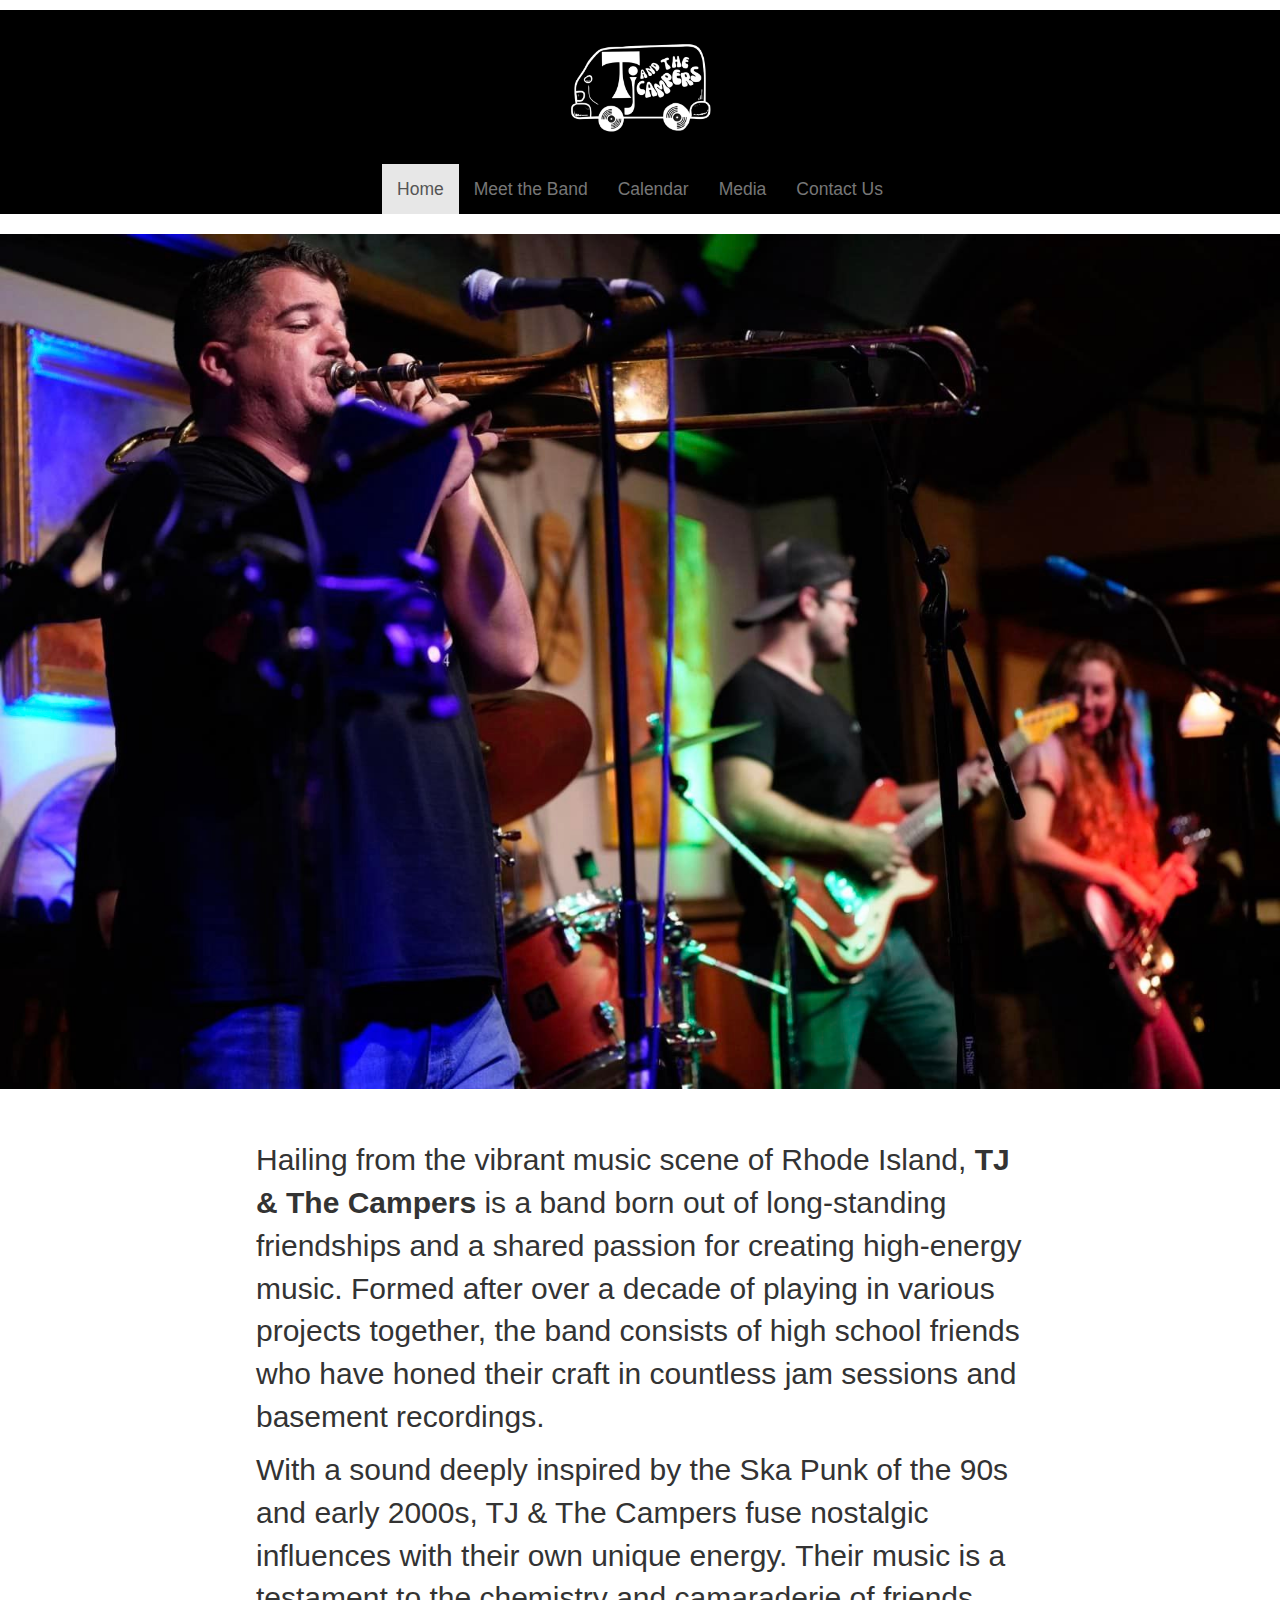
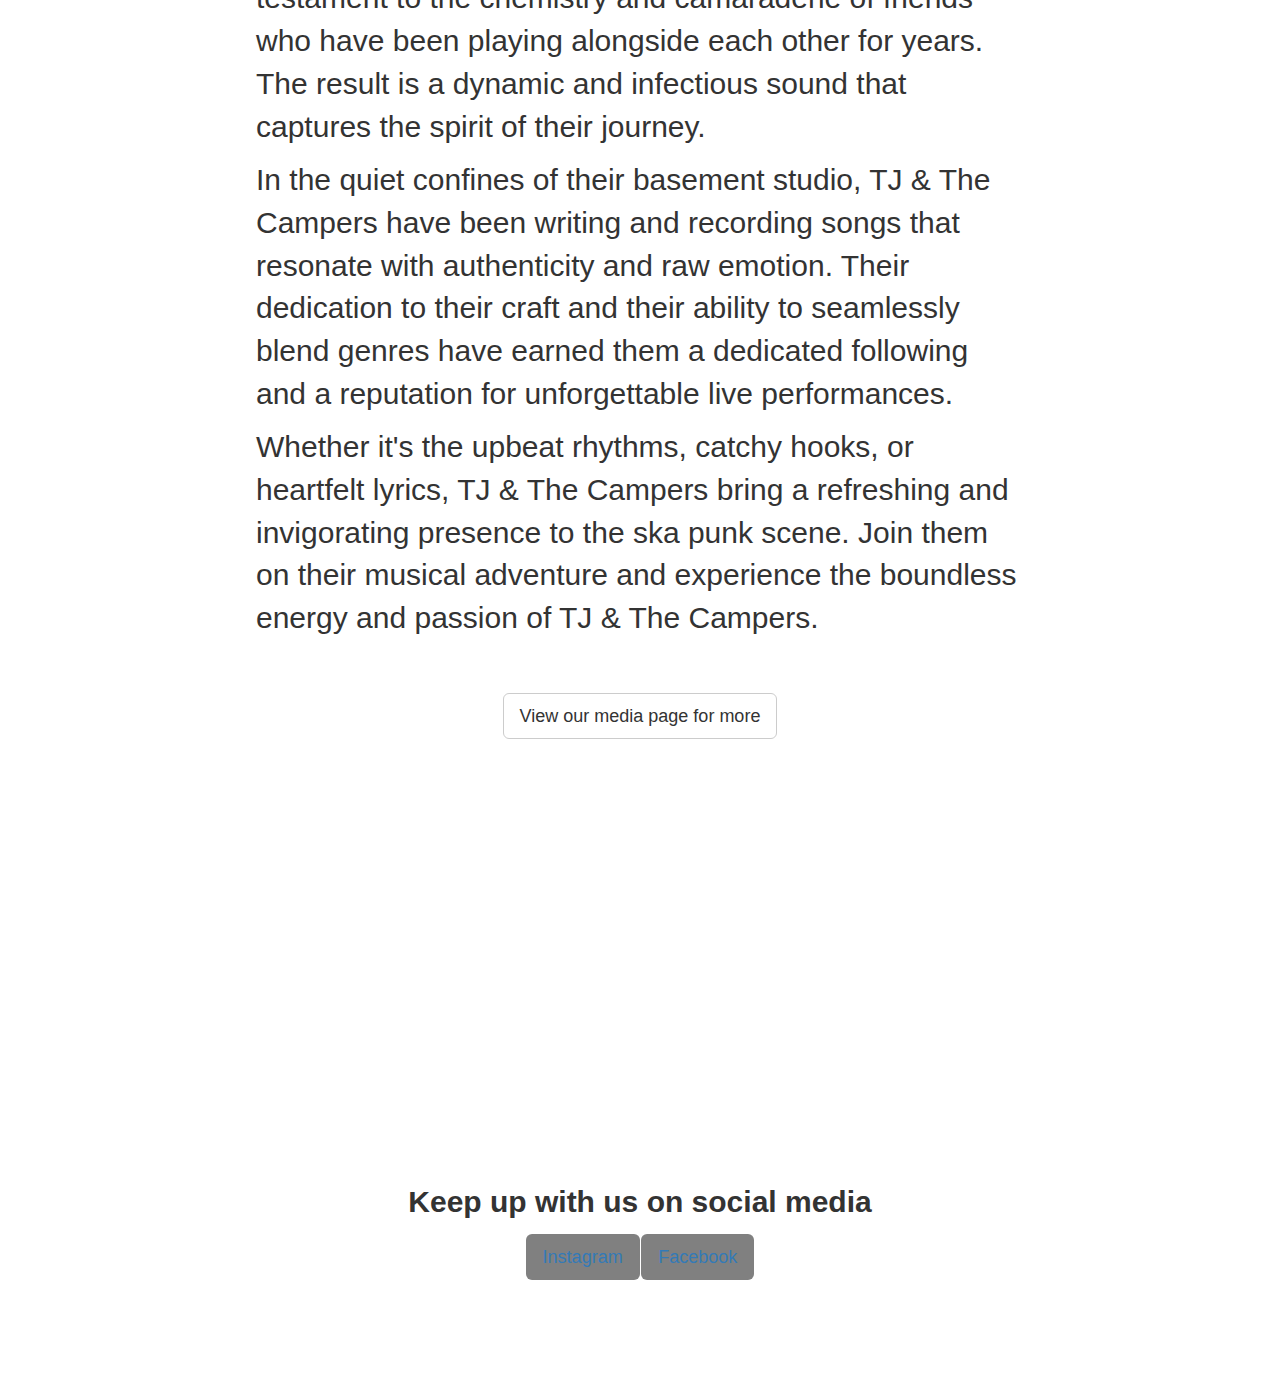
<file: index.html>
<html>
    <head>
    <title>TJ &amp; the Campers - Home</title> 
    <meta charset="UTF-8" name="viewport" content="width=device-width, initial-scale=1" />
<link rel="shortcut icon" href="images/TJ_Logo.jpg">
    <link rel="stylesheet" type ="text/css" href="stylesheetV2.css"/>
    <!-- Latest compiled and minified CSS -->
<link rel="stylesheet" href="https://maxcdn.bootstrapcdn.com/bootstrap/3.4.1/css/bootstrap.min.css">

<!-- jQuery library -->
<script src="https://ajax.googleapis.com/ajax/libs/jquery/3.6.4/jquery.min.js"></script>

<!-- Latest compiled JavaScript -->
<script src="https://maxcdn.bootstrapcdn.com/bootstrap/3.4.1/js/bootstrap.min.js"></script>
<div id="fb-root"></div>
<script async defer crossorigin="anonymous" src="https://connect.facebook.net/en_US/sdk.js#xfbml=1&version=v17.0" nonce="2nxKFQkj"></script>
</head>
   
<body>
    <header role="banner">
        <img id="logo-main" src="images/TJLogo_transparent.png" width="18%" alt="Main Logo">
      <nav id="navbar-primary" class="navbar navbar-default" role="navigation">
        <div class="container-fluid">
          <!-- Brand and toggle get grouped for better mobile display -->
          <div class="navbar-header">
            <button type="button" class="navbar-toggle" data-toggle="collapse" data-target="#navbar-primary-collapse">
              <span class="sr-only">Toggle navigation</span>
              <span class="icon-bar"></span>
              <span class="icon-bar"></span>
              <span class="icon-bar"></span>
            </button>
          </div>
          <div class="center-ul">
          <div class="collapse navbar-collapse justify-content-center" id="navbar-primary-collapse">
            <ul class="nav navbar-nav">
              <li class="active"><a href="./index.html">Home</a></li>
              <li><a href="./about.html">Meet the Band</a></li>
              <li><a href="./upcomingshows.html">Calendar</a></li>
              <li><a href="./media.html">Media</a></li>
              <li><a href="./contactus.html">Contact Us</a></li>
            </ul>
          </div><!-- /.navbar-collapse -->
        </div>
        </div><!-- /.container-fluid -->
      </nav>
      </header><!-- header role="banner" -->

<div class="bodywrapper">
      <div id="bodycontent">
        <!--BodyContent Start-->
  
        <div id="hero">
          <img src="images/tj_2.jpg" loading="eager">
        </div>

        <div id="index-text-content">
        <p>Hailing from the vibrant music scene of Rhode Island, <strong>TJ & The Campers</strong> is a band born out of long-standing friendships and a shared passion for creating high-energy music. Formed after over a decade of playing in various projects together, the band consists of high school friends who have honed their craft in countless jam sessions and basement recordings.</p>
        <p>With a sound deeply inspired by the Ska Punk of the 90s and early 2000s, TJ & The Campers fuse nostalgic influences with their own unique energy. Their music is a testament to the chemistry and camaraderie of friends who have been playing alongside each other for years. The result is a dynamic and infectious sound that captures the spirit of their journey.</p>
        <p>In the quiet confines of their basement studio, TJ & The Campers have been writing and recording songs that resonate with authenticity and raw emotion. Their dedication to their craft and their ability to seamlessly blend genres have earned them a dedicated following and a reputation for unforgettable live performances.</p>
        <p>Whether it's the upbeat rhythms, catchy hooks, or heartfelt lyrics, TJ & The Campers bring a refreshing and invigorating presence to the ska punk scene. Join them on their musical adventure and experience the boundless energy and passion of TJ & The Campers.</p>
        <br>  
        <a href="./media.html"><button type="button" class="btn btn-default btn-lg">View our media page for more</button></a>
          <div id="index-spotify-player">
            <iframe style="border-radius:12px" 
            src="https://open.spotify.com/embed/track/4kkAM37mfNLJmBfq9G73b6?utm_source=generator&theme=0" width="100%" 
            height="352" frameBorder="0" allowfullscreen="" 
            allow="autoplay; clipboard-write; encrypted-media; fullscreen; picture-in-picture" loading="lazy"></iframe>
          </div>
          <div id="socialmedia">
            <p><strong>Keep up with us on social media</strong></p>
            <div id="socialmedia-buttons">
            <a href="https://www.instagram.com/tjandthecampers/" target="_blank"><button type="button" class="btn btn-dark btn-lg">Instagram</button></a>
            <a href="https://www.facebook.com/TJandtheCampers/" target="_blank"><button type="button" class="btn btn-dark btn-lg">Facebook</button></a>
            </div>
        </div>
        </div>
        <!--BodyContent End-->
      </div>
    </div>
  
  
</body>
</html>
</file>
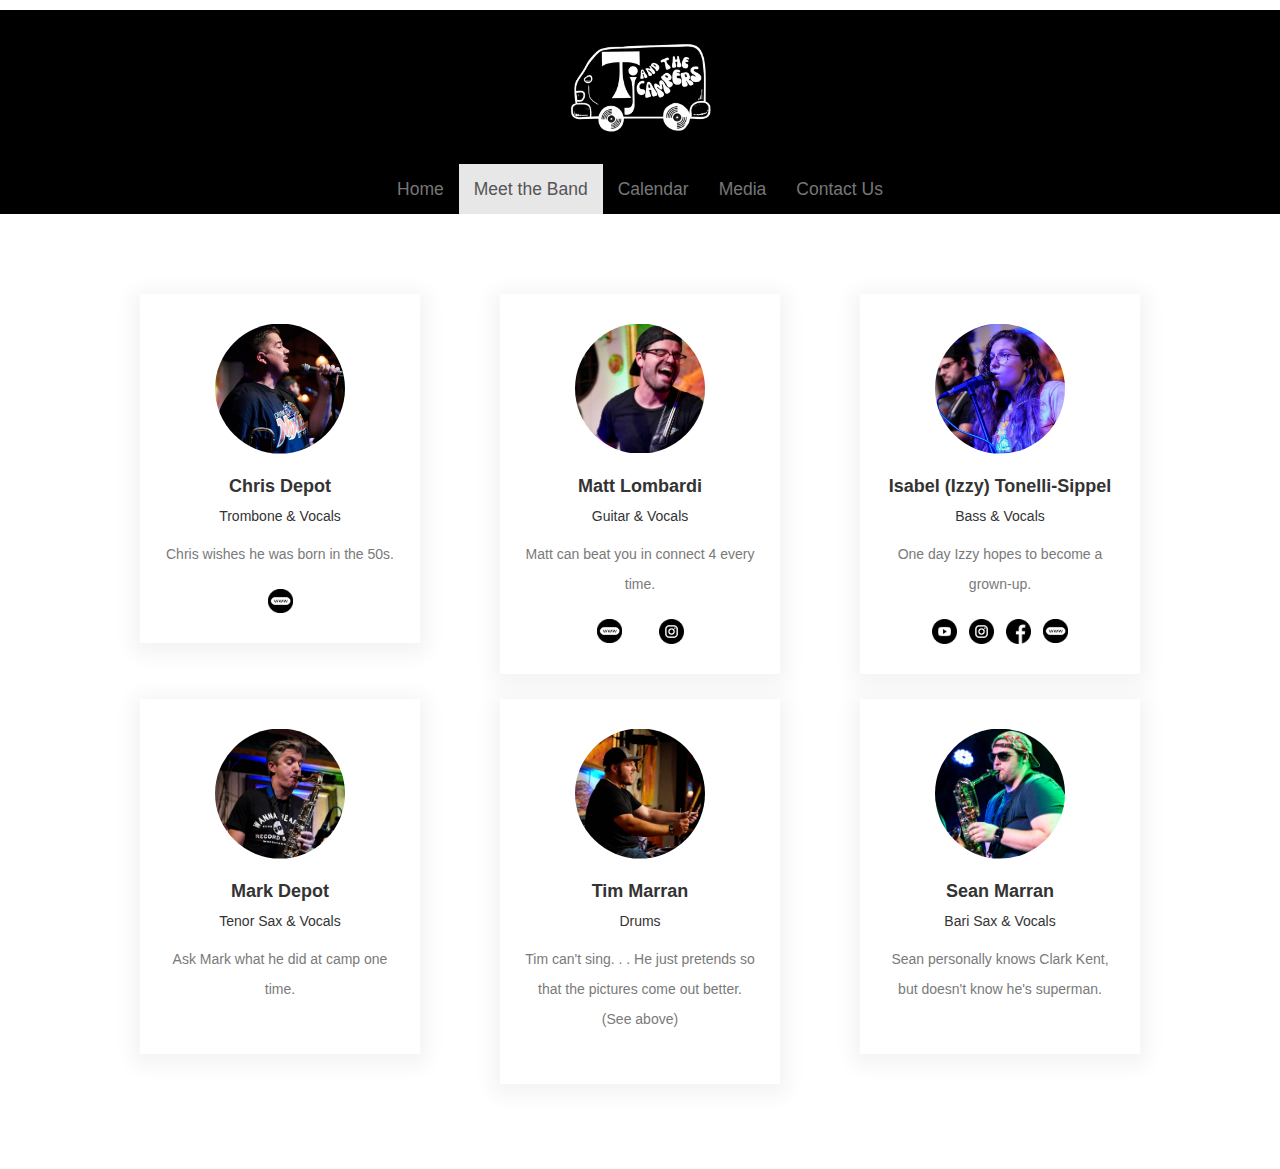
<file: about.html>
<html>
    <head>
    <title>TJ &amp; the Campers - About</title> 
    <meta charset="UTF-8" name="viewport" content="width=device-width, initial-scale=1" />
<link rel="shortcut icon" href="images/TJ_Logo.jpg">
    <link rel="stylesheet" type ="text/css" href="stylesheetV2.css"/>
    <link rel="stylesheet" type="text/css" href="simple-line-icons.css"/>
    <!-- Latest compiled and minified CSS -->
<link rel="stylesheet" href="https://maxcdn.bootstrapcdn.com/bootstrap/3.4.1/css/bootstrap.min.css">

<!-- jQuery library -->
<script src="https://ajax.googleapis.com/ajax/libs/jquery/3.6.4/jquery.min.js"></script>

<!-- Latest compiled JavaScript -->
<script src="https://maxcdn.bootstrapcdn.com/bootstrap/3.4.1/js/bootstrap.min.js"></script>
</head>
   
<body>
    <header role="banner">
        <img id="logo-main" src="images/TJLogo_transparent.png" width="18%" alt="Main Logo">
      <nav id="navbar-primary" class="navbar navbar-default" role="navigation">
        <div class="container-fluid">
          <!-- Brand and toggle get grouped for better mobile display -->
          <div class="navbar-header">
            <button type="button" class="navbar-toggle" data-toggle="collapse" data-target="#navbar-primary-collapse">
              <span class="sr-only">Toggle navigation</span>
              <span class="icon-bar"></span>
              <span class="icon-bar"></span>
              <span class="icon-bar"></span>
            </button>
          </div>
          <div class="center-ul">
          <div class="collapse navbar-collapse justify-content-center" id="navbar-primary-collapse">
            <ul class="nav navbar-nav">
              <li><a href="./index.html">Home</a></li>
              <li class="active"><a href="./about.html">Meet the Band</a></li>
              <li><a href="./upcomingshows.html">Calendar</a></li>
              <li><a href="./media.html">Media</a></li>
              <li><a href="./contactus.html">Contact Us</a></li>
            </ul>
          </div><!-- /.navbar-collapse -->
        </div>
        </div><!-- /.container-fluid -->
      </nav>
      </header><!-- header role="banner" -->

      <div class="bodywrapper">
      <div id="bodycontent">
        <!--<div id="about-hero">
          <img src="images/TJ_Website_About_Hero.jpg">
        </div>-->

        <!--Band Member Cards-->

      <div class="responsive-container-block container">
      <div class="responsive-container-block">
        <div class="responsive-cell-block wk-desk-3 wk-ipadp-3 wk-tab-6 wk-mobile-12 card-container">
          <div class="card">
            <div class="team-image-wrapper">
              <img class="team-member-image" src="images/chris_new_bio_pic.jpg" loading="eager">
            </div>
            <p class="text-blk name">
              Chris Depot
            </p>
            <p class="text-blk position">
              Trombone & Vocals
            </p>
            <p class="text-blk feature-text">
              Chris wishes he was born in the 50s.
            </p>
            <div class="social-icons">
              <a href="https://christopherdepot.wixsite.com/music" target="_blank">
                <img class="social-icon" src="images/blackwebsite.png">
              </a>
            </div>
          </div>
        </div>
        <div class="responsive-cell-block wk-desk-3 wk-ipadp-3 wk-tab-6 wk-mobile-12 card-container">
          <div class="card">
            <div class="team-image-wrapper">
              <img class="team-member-image" src="images/matt_new_bio_pic.jpg" loading="eager">
            </div>
            <p class="text-blk name">
              Matt Lombardi
            </p>
            <p class="text-blk position">
              Guitar & Vocals
            </p>
            <p class="text-blk feature-text">
              Matt can beat you in connect 4 every time.
            </p>
            <div class="social-icons">
              <a href="https://www.mattlombardimusic.com" target="_blank">
                <img class="social-icon" src="images/blackwebsite.png">
              </a>
              <a href="https://www.instagram.com/mixingbymatt/" target="_blank">
                <img class="social-icon" src="images/instagram.png">
              </a>
            </div>
          </div>
        </div>
        <div class="responsive-cell-block wk-desk-3 wk-ipadp-3 wk-tab-6 wk-mobile-12 card-container">
          <div class="card">
            <div class="team-image-wrapper">
              <img class="team-member-image" src="images/izzy_new_bio_pic.jpg" loading="eager">
            </div>
            <p class="text-blk name">
              Isabel (Izzy) Tonelli-Sippel
            </p>
            <p class="text-blk position">
              Bass & Vocals
            </p>
            <p class="text-blk feature-text">
              One day Izzy hopes to become a grown-up.
            </p>
            <div class="social-icons">
              <a href="https://www.youtube.com/isabeltsmusic" target="_blank">
                <img class="social-icon" src="images/youtube.png">
              </a>
              <a href="https://www.instagram.com/izzytons/" target="_blank">
                <img class="social-icon" src="images/instagram.png">
              </a>
              <a href="https://www.facebook.com/IsabelTSMusic/" target="_blank">
                <img class="social-icon" src="images/facebook.png">
              </a>
              <a href="https://www.isabeltsmusic.com/" target="_blank">
                <img class="social-icon" src="images/blackwebsite.png">
              </a>
            </div>
          </div>
        </div>
        <div class="responsive-cell-block wk-desk-3 wk-ipadp-3 wk-tab-6 wk-mobile-12 card-container">
          <div class="card">
            <div class="team-image-wrapper">
              <img class="team-member-image" src="images/mark_new_bio_pic.jpg" loading="eager">
            </div>
            <p class="text-blk name">
              Mark Depot
            </p>
            <p class="text-blk position">
              Tenor Sax & Vocals
            </p>
            <p class="text-blk feature-text">
              Ask Mark what he did at camp one time.
            </p>
          </div>
        </div>
        <div class="responsive-cell-block wk-desk-3 wk-ipadp-3 wk-tab-6 wk-mobile-12 card-container">
          <div class="card">
            <div class="team-image-wrapper">
              <img class="team-member-image" src="images/tim_new_bio_pic.jpg" loading="eager">
            </div>
            <p class="text-blk name">
              Tim Marran
            </p>
            <p class="text-blk position">
              Drums
            </p>
            <p class="text-blk feature-text">
              Tim can't sing. . . He just pretends so that the pictures come out better. (See above)
            </p>
          </div>
        </div>
        <div class="responsive-cell-block wk-desk-3 wk-ipadp-3 wk-tab-6 wk-mobile-12 card-container">
          <div class="card">
            <div class="team-image-wrapper">
              <img class="team-member-image" src="images/sean_new_bio_pic.jpg" loading="eager">
            </div>
            <p class="text-blk name">
              Sean Marran
            </p>
            <p class="text-blk position">
              Bari Sax & Vocals
            </p>
            <p class="text-blk feature-text">
              Sean personally knows Clark Kent, but doesn't know he's superman.
            </p>
          </div>
        </div>
      </div>
    </div>



      </div>
    </div>
</body>
</html>
</file>
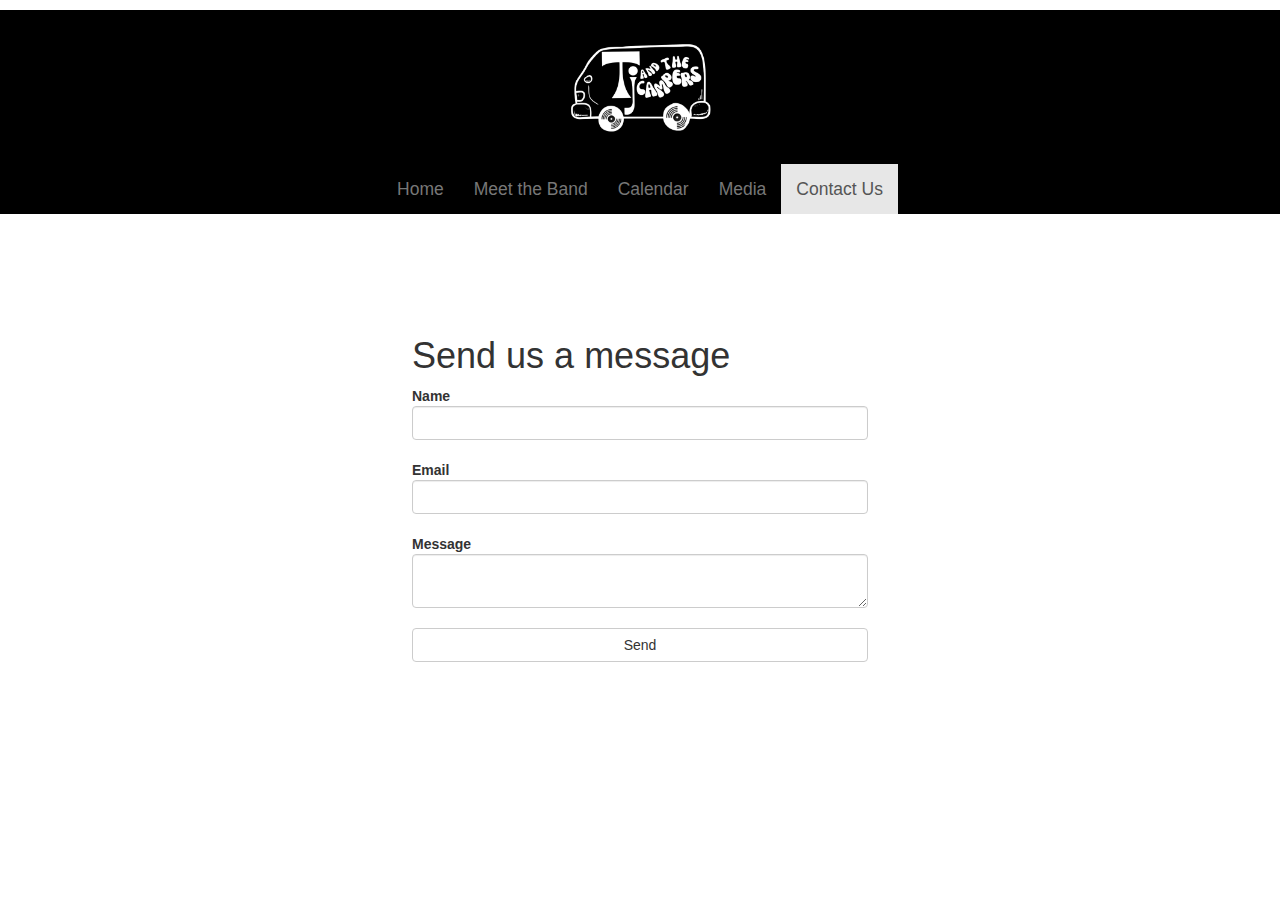
<file: contactus.html>
<html>
    <head>
    <title>TJ &amp; the Campers - Contact Us</title> 
    <meta charset="UTF-8" name="viewport" content="width=device-width, initial-scale=1" />
<link rel="shortcut icon" href="images/TJ_Logo.jpg">
    <link rel="stylesheet" type ="text/css" href="stylesheetV2.css"/>
    <!-- Latest compiled and minified CSS -->
<link rel="stylesheet" href="https://maxcdn.bootstrapcdn.com/bootstrap/3.4.1/css/bootstrap.min.css">

<!-- jQuery library -->
<script src="https://ajax.googleapis.com/ajax/libs/jquery/3.6.4/jquery.min.js"></script>

<!-- Latest compiled JavaScript -->
<script src="https://maxcdn.bootstrapcdn.com/bootstrap/3.4.1/js/bootstrap.min.js"></script>
</head>
   
<body>
    <header role="banner">
        <img id="logo-main" src="images/TJLogo_transparent.png" width="18%" alt="Main Logo">
      <nav id="navbar-primary" class="navbar navbar-default" role="navigation">
        <div class="container-fluid">
          <!-- Brand and toggle get grouped for better mobile display -->
          <div class="navbar-header">
            <button type="button" class="navbar-toggle" data-toggle="collapse" data-target="#navbar-primary-collapse">
              <span class="sr-only">Toggle navigation</span>
              <span class="icon-bar"></span>
              <span class="icon-bar"></span>
              <span class="icon-bar"></span>
            </button>
          </div>
          <div class="center-ul">
          <div class="collapse navbar-collapse justify-content-center" id="navbar-primary-collapse">
            <ul class="nav navbar-nav">
              <li><a href="./index.html">Home</a></li>
              <li><a href="./about.html">Meet the Band</a></li>
              <li><a href="./upcomingshows.html">Calendar</a></li>
              <li><a href="./media.html">Media</a></li>
              <li class="active"><a href="./contactus.html">Contact Us</a></li>
            </ul>
          </div><!-- /.navbar-collapse -->
        </div>
        </div><!-- /.container-fluid -->
      </nav>
      </header><!-- header role="banner" -->

      <div id="bodycontent">
        <!-- Formspree Form -->
        <div class="container">
          <div class="formcontainer">
        <form
  action="https://formspree.io/f/mqkgderv"
  method="POST" autocomplete="off">
  <h1>Send us a message</h1>
  <div class="form-group">
  <label>
    Name
    <input type="text" name="name" class="form-control">
  </label>
</div>
<div class="form-group">
  <label>
    Email
    <input type="email" name="email" class="form-control">
  </label>
</div>
  <div class="form-group">
  <label>
    Message
    <textarea name="message" class="form-control"></textarea>
  </label>
</div>
  <button type="submit" class="btn btn-default">Send</button>
</form>
      </div>
    </div>
    </div>
</body>
</html>
</file>
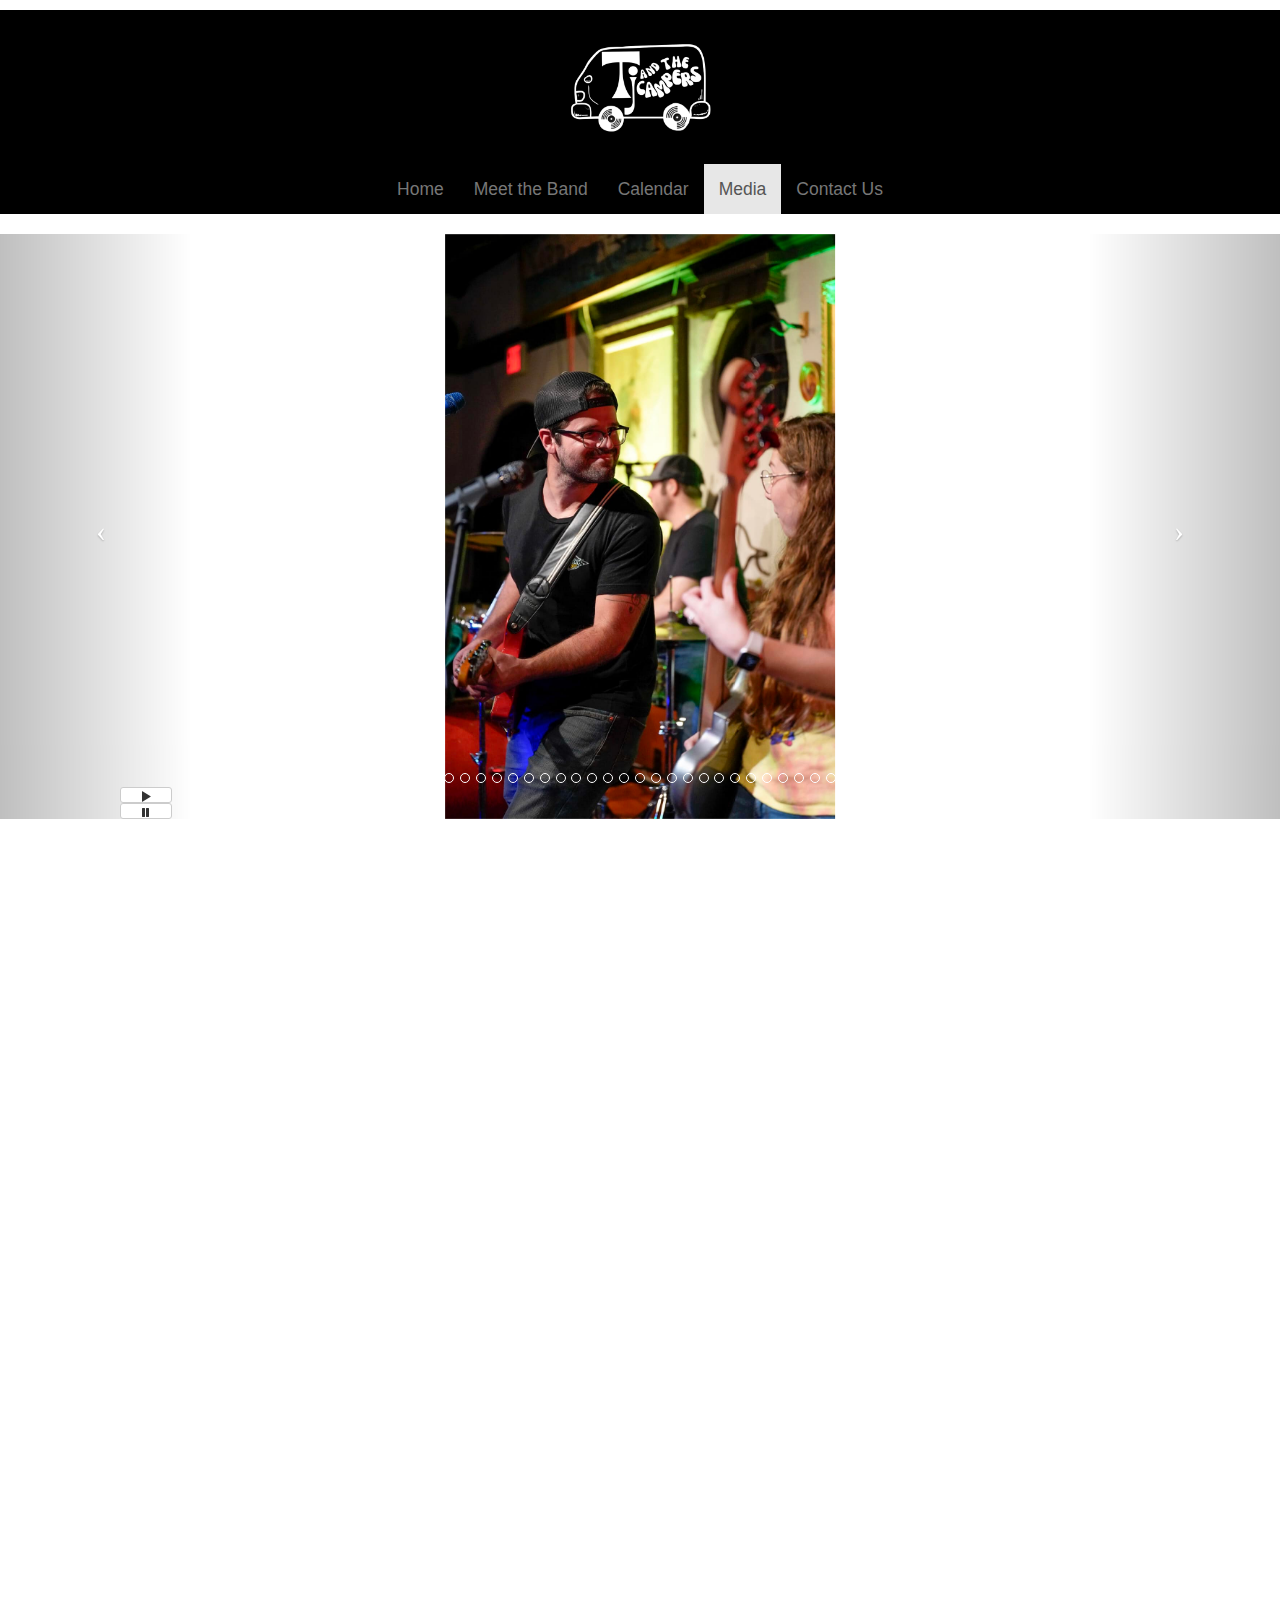
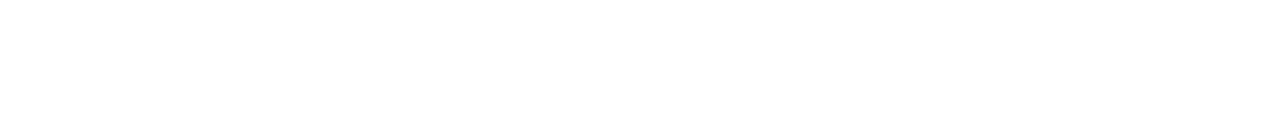
<file: media.html>
<html>
    <head>
    <title>TJ &amp; the Campers - Media</title> 
    <meta charset="UTF-8" name="viewport" content="width=device-width, initial-scale=1" />
<link rel="shortcut icon" href="images/TJ_Logo.jpg">
    <link rel="stylesheet" type ="text/css" href="stylesheetV2.css"/>
    <!-- Latest compiled and minified CSS -->
<link rel="stylesheet" href="https://maxcdn.bootstrapcdn.com/bootstrap/3.4.1/css/bootstrap.min.css">

<!-- jQuery library -->
<script src="https://ajax.googleapis.com/ajax/libs/jquery/3.6.4/jquery.min.js"></script>

<!-- Latest compiled JavaScript -->
<script src="https://maxcdn.bootstrapcdn.com/bootstrap/3.4.1/js/bootstrap.min.js"></script>
<script src="./js/carousel.js" defer></script>
</head>
   
<body>
    <header role="banner">
        <img id="logo-main" src="images/TJLogo_transparent.png" width="18%" alt="Main Logo">
      <nav id="navbar-primary" class="navbar navbar-default" role="navigation">
        <div class="container-fluid">
          <!-- Brand and toggle get grouped for better mobile display -->
          <div class="navbar-header">
            <button type="button" class="navbar-toggle" data-toggle="collapse" data-target="#navbar-primary-collapse">
              <span class="sr-only">Toggle navigation</span>
              <span class="icon-bar"></span>
              <span class="icon-bar"></span>
              <span class="icon-bar"></span>
            </button>
          </div>
          <div class="center-ul">
          <div class="collapse navbar-collapse justify-content-center" id="navbar-primary-collapse">
            <ul class="nav navbar-nav">
              <li><a href="./index.html">Home</a></li>
              <li><a href="./about.html">Meet the Band</a></li>
              <li><a href="./upcomingshows.html">Calendar</a></li>
              <li class="active"><a href="./media.html">Media</a></li>
              <li><a href="./contactus.html">Contact Us</a></li>
            </ul>
          </div><!-- /.navbar-collapse -->
        </div>
        </div><!-- /.container-fluid -->
      </nav>
      </header><!-- header role="banner" -->

      <div id="bodycontent">
        <div id="media-body-content">
          
          <!-- Carousel -->
<div id="myCarousel" class="carousel slide">

  <!-- Menu -->
  <ol class="carousel-indicators">
    <li data-target="#myCarousel" data-slide-to="0" class="active"></li>
    <li data-target="#myCarousel" data-slide-to="1"></li>
    <li data-target="#myCarousel" data-slide-to="2"></li>
    <li data-target="#myCarousel" data-slide-to="3"></li>
    <li data-target="#myCarousel" data-slide-to="4"></li>
    <li data-target="#myCarousel" data-slide-to="5"></li>
    <li data-target="#myCarousel" data-slide-to="6"></li>
    <li data-target="#myCarousel" data-slide-to="7"></li>
    <li data-target="#myCarousel" data-slide-to="8"></li>
    <li data-target="#myCarousel" data-slide-to="9"></li>
    <li data-target="#myCarousel" data-slide-to="10"></li>
    <li data-target="#myCarousel" data-slide-to="11"></li>
    <li data-target="#myCarousel" data-slide-to="12"></li>
    <li data-target="#myCarousel" data-slide-to="13"></li>
    <li data-target="#myCarousel" data-slide-to="14"></li>
    <li data-target="#myCarousel" data-slide-to="15"></li>
    <li data-target="#myCarousel" data-slide-to="16"></li>
    <li data-target="#myCarousel" data-slide-to="17"></li>
    <li data-target="#myCarousel" data-slide-to="18"></li>
    <li data-target="#myCarousel" data-slide-to="19"></li>
    <li data-target="#myCarousel" data-slide-to="20"></li>
    <li data-target="#myCarousel" data-slide-to="21"></li>
    <li data-target="#myCarousel" data-slide-to="22"></li>
    <li data-target="#myCarousel" data-slide-to="23"></li>
    <li data-target="#myCarousel" data-slide-to="24"></li>
    <li data-target="#myCarousel" data-slide-to="25"></li>
    <li data-target="#myCarousel" data-slide-to="26"></li>
    <li data-target="#myCarousel" data-slide-to="27"></li>
    <li data-target="#myCarousel" data-slide-to="28"></li>
    <li data-target="#myCarousel" data-slide-to="29"></li>
    <li data-target="#myCarousel" data-slide-to="30"></li>
    <li data-target="#myCarousel" data-slide-to="31"></li>
    <li data-target="#myCarousel" data-slide-to="32"></li>
    <li data-target="#myCarousel" data-slide-to="33"></li>
    <li data-target="#myCarousel" data-slide-to="34"></li>
  </ol>
    
  <!-- Items -->
  <div class="carousel-inner">
      
      <!-- Item 1 -->
    <div class="item active">
        <img src="images/tj_1.jpg"/>
      <div class="container">
        <div class="carousel-caption">
        </div>
      </div>
    </div>
      
      <!-- Item 2 -->
    <div class="item">
        <img src="images/tj_2.jpg"/>
      <div class="container">
        <div class="carousel-caption">
        </div>
      </div>
    </div>

    <!-- Item -->
<div class="item">
  <img src="images/omist_11.jpg" />
<div class="container">
  <div class="carousel-caption">
  </div>
</div>
</div>

<!-- Item -->
<div class="item">
  <img src="images/omist_12.jpg" />
<div class="container">
  <div class="carousel-caption">
  </div>
</div>
</div>

<!-- Item -->
<div class="item">
  <img src="images/omist_13.jpg" />
<div class="container">
  <div class="carousel-caption">
  </div>
</div>
</div>
      
      <!-- Item -->
    <div class="item">
        <img src="images/tj_3.jpg" />
      <div class="container">
        <div class="carousel-caption">
        </div>
      </div>
    </div>

  <!-- Item -->
  <div class="item">
    <img src="images/tj_4.jpg" />
  <div class="container">
    <div class="carousel-caption">
    </div>
  </div>
  </div>

  <!-- Item -->
<div class="item">
  <img src="images/omist_14.jpg" />
<div class="container">
  <div class="carousel-caption">
  </div>
</div>
</div>

<!-- Item -->
<div class="item">
  <img src="images/omist_15.jpg" />
<div class="container">
  <div class="carousel-caption">
  </div>
</div>
</div>

<!-- Item -->
<div class="item">
  <img src="images/tj_5.jpg" />
<div class="container">
  <div class="carousel-caption">
  </div>
</div>
</div>

<!-- Item -->
<div class="item">
  <img src="images/omist_1.jpg" />
<div class="container">
  <div class="carousel-caption">
  </div>
</div>
</div>

<!-- Item -->
<div class="item">
  <img src="images/tj_6.jpg" />
<div class="container">
  <div class="carousel-caption">
  </div>
</div>
</div>

<!-- Item -->
<div class="item">
  <img src="images/tj_7.jpg" />
<div class="container">
  <div class="carousel-caption">
  </div>
</div>
</div>

<!-- Item -->
<div class="item">
  <img src="images/tj_8.jpg" />
<div class="container">
  <div class="carousel-caption">
  </div>
</div>
</div>

<!-- Item -->
<div class="item">
  <img src="images/omist_2.jpg" />
<div class="container">
  <div class="carousel-caption">
  </div>
</div>
</div>

<!-- Item -->
<div class="item">
  <img src="images/tj_9.jpg" />
<div class="container">
  <div class="carousel-caption">
  </div>
</div>
</div>

<!-- Item -->
<div class="item">
  <img src="images/tj_10.jpg" />
<div class="container">
  <div class="carousel-caption">
  </div>
</div>
</div>

<!-- Item -->
<div class="item">
  <img src="images/tj_11.jpg" />
<div class="container">
  <div class="carousel-caption">
  </div>
</div>
</div>

<!-- Item -->
<div class="item">
  <img src="images/omist_3.jpg" />
<div class="container">
  <div class="carousel-caption">
  </div>
</div>
</div>

<!-- Item -->
<div class="item">
  <img src="images/omist_4.jpg" />
<div class="container">
  <div class="carousel-caption">
  </div>
</div>
</div>

<!-- Item -->
<div class="item">
  <img src="images/tj_12.jpg" />
<div class="container">
  <div class="carousel-caption">
  </div>
</div>
</div>

<!-- Item -->
<div class="item">
  <img src="images/omist_5.jpg" />
<div class="container">
  <div class="carousel-caption">
  </div>
</div>
</div>

<!-- Item -->
<div class="item">
  <img src="images/tj_13.jpg" />
<div class="container">
  <div class="carousel-caption">
  </div>
</div>
</div>

<!-- Item -->
<div class="item">
  <img src="images/tj_14.jpg" />
<div class="container">
  <div class="carousel-caption">
  </div>
</div>
</div>

<!-- Item -->
<div class="item">
  <img src="images/omist_6.jpg" />
<div class="container">
  <div class="carousel-caption">
  </div>
</div>
</div>

<!-- Item -->
<div class="item">
  <img src="images/tj_15.jpg" />
<div class="container">
  <div class="carousel-caption">
  </div>
</div>
</div>

<!-- Item -->
<div class="item">
  <img src="images/tj_16.jpg" />
<div class="container">
  <div class="carousel-caption">
  </div>
</div>
</div>

<!-- Item -->
<div class="item">
  <img src="images/omist_7.jpg" />
<div class="container">
  <div class="carousel-caption">
  </div>
</div>
</div>

<!-- Item -->
<div class="item">
  <img src="images/tj_17.jpg" />
<div class="container">
  <div class="carousel-caption">
  </div>
</div>
</div>

<!-- Item -->
<div class="item">
  <img src="images/tj_18.jpg" />
<div class="container">
  <div class="carousel-caption">
  </div>
</div>
</div>

<!-- Item -->
<div class="item">
  <img src="images/omist_8.jpg" />
<div class="container">
  <div class="carousel-caption">
  </div>
</div>
</div>

<!-- Item -->
<div class="item">
  <img src="images/omist_9.jpg" />
<div class="container">
  <div class="carousel-caption">
  </div>
</div>
</div>

<!-- Item -->
<div class="item">
  <img src="images/omist_10.jpg" />
<div class="container">
  <div class="carousel-caption">
  </div>
</div>
</div>

<!-- Item -->
<div class="item">
  <img src="images/tj_19.jpg" />
<div class="container">
  <div class="carousel-caption">
  </div>
</div>
</div>

  
  <!-- Controls -->
  <a class="left carousel-control" href="#myCarousel" data-slide="prev">
    <span class="icon-prev"></span>
  </a>
  <a class="right carousel-control" href="#myCarousel" data-slide="next">
    <span class="icon-next"></span>
  </a>  
  
  <div id="carouselButtons">
      <button id="playButton" type="button" class="btn btn-default btn-xs">
          <span class="glyphicon glyphicon-play"></span>
       </button>
      <button id="pauseButton" type="button" class="btn btn-default btn-xs">
          <span class="glyphicon glyphicon-pause"></span>
      </button>
  </div>
</div>

  <div id="spotify-players">
    <div class="spotify-player-item">
    <!--Old Friends and Bleeding Hearts-->
    <iframe allow="autoplay *; encrypted-media *; fullscreen *; clipboard-write" frameborder="0" height="175" 
    style="width:100%;overflow:hidden;border-radius:10px;" 
    sandbox="allow-forms allow-popups allow-same-origin allow-scripts allow-storage-access-by-user-activation allow-top-navigation-by-user-activation" 
    src="https://embed.music.apple.com/us/album/old-friends-bleeding-hearts/1640168049?i=1640168051"></iframe>
  </div>

  <div class="spotify-player-item">
    <!--Different Starting Lines-->
    <iframe allow="autoplay *; encrypted-media *; fullscreen *; clipboard-write" frameborder="0" height="175" 
    style="width:100%;overflow:hidden;border-radius:10px;" 
    sandbox="allow-forms allow-popups allow-same-origin allow-scripts allow-storage-access-by-user-activation allow-top-navigation-by-user-activation" 
    src="https://embed.music.apple.com/us/album/different-starting-lines/1648712848?i=1648712849"></iframe>
  </div>

  <div class="spotify-player-item">
    <!--Deplorables-->
    <iframe allow="autoplay *; encrypted-media *; fullscreen *; clipboard-write" frameborder="0" height="175" 
    style="width:100%;overflow:hidden;border-radius:10px;" 
    sandbox="allow-forms allow-popups allow-same-origin allow-scripts allow-storage-access-by-user-activation allow-top-navigation-by-user-activation" 
    src="https://embed.music.apple.com/us/album/deplorables/1662228739?i=1662228740"></iframe>
  </div>

  <!--Spotify Artist Card-->
  <div class="spotify-player-item">
    <iframe style="border-radius:12px" src="https://open.spotify.com/embed/artist/3dPF8GUMCVef7bun80Andx?utm_source=generator" 
    width="100%" height="352" frameBorder="0" allowfullscreen="" 
    allow="autoplay; clipboard-write; encrypted-media; fullscreen; picture-in-picture" loading="lazy"></iframe>
  </div>

</div>


          </div>
      </div>
</body>
</html>
</file>
<file: stylesheetV2.css>
body {
    margin: 0;
    padding: 0;
    width: 100vw;
 }

 .bodywrapper{
  width: 100%;
  display: flex;
  align-items: center;
 }
  
  #logo-main {
    display: block;
    margin: auto;
    max-width: 12%;
  }
  
  #navbar-primary.navbar-default {
    background: transparent;
    border: none;
  }

  .navbar .navbar-nav {
    display: inline-block;
    float: none;
    vertical-align: top;
  }
  
  .navbar .navbar-collapse {
    text-align: center;
  }

  .navbar li {
    display: inline-block;
    float: none;
  }

  .navbar li a {
    padding-left: 30px;
    padding-right: 30px;
    font-size: 1.75rem;      
  }

  .navbar-header button{
    width: auto;
  }

  header{
    background-color: black;
    margin: 10px auto;
  }

  #bodycontent{
    width: 100%;
    display: flex;
    align-items: center;
    flex-direction: column;
  }

  /* Index styling */

  #hero img{
    max-height: 100%;
    max-width: 100vw;
  }

  #index-text-content{
    display: flex;
    flex-direction: column;
    align-items:center;
    margin: 50px 0px;
    font-size: 30px;
    width: 60%;
  }

  #index-spotify-player{
    margin: 20px 0px;
    width: 100%;
  }

  #index-text-content button{
    width: 100%;
  }

  #socialmedia{
    font-size: 30px;
    margin: 50px 0px;
    text-align: center;
    width: 70%;
    display: flex;
    flex-direction: column;
    align-items: center;
  }

  #socialmedia-buttons{
    display: flex;
    flex-direction: row;
    justify-content: space-around;
    width: 18vw;
  }

/* Media Page Styling */

#carouselButtons {
  margin-left: 120px;
  position: absolute;
  bottom: 0px;
}

#myCarousel{
  height: 65vh;
  width: 100vw;
}

.carousel-inner{
  height: 100%;
}

.item img{
  max-height: 65vh;
  margin: auto;
}

.carousel-control{
  max-height: 65vh;
}

#spotify-players{
  display: flex;
  flex-direction: column;
  align-items: center;
  margin: 20px 0px;
}

.spotify-player-item{
  margin-top: 20px;
  width: 70%;
  margin: auto;
}

/* About Page Styling */

#about-hero img{
  width: 100vw;
  margin-bottom: 20px;
}

.responsive-cell-block {
  min-height: 75px;
}

.text-blk {
  margin-top: 0px;
  margin-right: 0px;
  margin-bottom: 0px;
  margin-left: 0px;
  line-height: 25px;
}

.responsive-container-block {
  min-height: 75px;
  height: fit-content;
  width: 100%;
  display: flex;
  flex-wrap: wrap;
  margin-top: 0px;
  margin-right: auto;
  margin-bottom: 0px;
  margin-left: auto;
  justify-content: space-evenly;
}

.team-head-text {
  font-size: 48px;
  font-weight: 900;
  text-align: center;
}

.team-head-text {
  line-height: 50px;
  width: 100%;
  margin-top: 0px;
  margin-right: 0px;
  margin-bottom: 50px;
  margin-left: 0px;
}

.container {
  max-width: 1380px;
  margin-top: 60px;
  margin-right: auto;
  margin-bottom: 60px;
  margin-left: auto;
  padding-top: 0px;
  padding-right: 30px;
  padding-bottom: 0px;
  padding-left: 30px;
}

.card {
  text-align: center;
  box-shadow: rgba(0, 0, 0, 0.05) 0px 4px 20px 7px;
  display: flex;
  flex-direction: column;
  align-items: center;
  padding-top: 30px;
  padding-right: 25px;
  padding-bottom: 30px;
  padding-left: 25px;
}

.card-container {
  width: 280px;
  margin-top: 0px;
  margin-right: 10px;
  margin-bottom: 25px;
  margin-left: 10px;
}

.name {
  margin-top: 20px;
  margin-right: 0px;
  margin-bottom: 5px;
  margin-left: 0px;
  font-size: 18px;
  font-weight: 800;
}

.position {
  margin-top: 0px;
  margin-right: 0px;
  margin-bottom: 10px;
  margin-left: 0px;
}

.feature-text {
  margin-top: 0px;
  margin-right: 0px;
  margin-bottom: 20px;
  margin-left: 0px;
  color: rgb(122, 122, 122);
  line-height: 30px;
}

.social-icons {
  width: 70%;
  display: flex;
  justify-content: space-evenly;
}

.team-image-wrapper {
  clip-path: circle(50% at 50% 50%);
  width: 130px;
  height: 130px;
}

.team-member-image {
  max-width: 100%;
}

.social-icon{
  width: 25px;
}

.card{
  transition: 1s;
}

.card:hover{
  transform: scale(1.05);
}

@media (max-width: 500px) {
  .card-container {
    width: 100%;
    margin-top: 0px;
    margin-right: 0px;
    margin-bottom: 25px;
    margin-left: 0px;
  }
}


/* Contact Us Styling */

.formcontainer{
  display: flex;
  flex-direction: column;
  align-items: center;
  margin-top: 2%;
}

.formcontainer form{
  width: 40%;
}

.form-group label{
  width: 100%;
}

@media (max-width: 1000px){
  .formcontainer{
    width: 90%;
  }

  .formcontainer form{
    width: 100%;
  }
}



/* upcoming shows styling */

.event_container{
  max-width: 800px;
  min-height: calc(100% - 360px);
  margin: 50px auto;
}

.event_container h3.year{
  font-size: 40px;
  text-align: center;
  border-bottom: 1px solid #b1b1b1;
  -webkit-box-sizing: unset;
  box-sizing: unset;
}

.event_container .event{
  box-shadow: 0 4px 16px -8px rgba(0, 0, 0, 0.4);
  display: flex;
  border-radius: 8px;
  margin: 32px auto;
  max-width: 80vw;
  -webkit-box-sizing: unset;
  box-sizing: unset;
  width: 80%;
}

.event .event_left{
  background: black;
  min-width: 82px;
  display: flex;
  align-items: center;
  justify-content: center;
  color: #eee;
  padding: 8px 48px;
  font-weight: bold;
  text-align: center;
  border-radius: 8px 0 0 8px;
  -webkit-box-sizing: unset;
  box-sizing: unset;
}

.event .event_left .event_day{
  font-size: 56px;
  -webkit-box-sizing: unset;
  box-sizing: unset;
}

.event .event_left .event_month{
  font-size: 16px;
  font-weight: normal;
  -webkit-box-sizing: unset;
  box-sizing: unset;
}


.event .event_right{
  display: flex;
  flex-direction: column;
  justify-content: center;
  padding: 0 24px;
  width: 100%;
  -webkit-box-sizing: unset;
  box-sizing: unset;
  text-align: center;
}

.event .event_right h3.event_title{
  font-size: 24px;
  font-family: sans-serif;
  margin: 24px 0 10px 0;
  color: black;
  text-transform: uppercase;
  font-weight: unset;
  -webkit-box-sizing: unset;
  box-sizing: unset;
}

.event .event_right .event_time{
  background: lightgray;
  display: flex;
  align-items: center;
  justify-content: center;
  width: 100px;
  padding: 8px; 
  border-radius: 16px;
  margin: 24px 0;
  font-size: 14px;
  -webkit-box-sizing: unset;
  box-sizing: unset;
  align-self: center;
}

.event .event_right .event_time img{
  height: 20px;
  padding-right: 8px;  
  -webkit-box-sizing: unset;
  box-sizing: unset;
}

.event_right p{
  margin: 10px 0px;
  -webkit-box-sizing: unset;
  box-sizing: unset;
}

.modification-buttons{
  display: flex;
  flex-direction: row; 
  margin-top: -20px !important;
  padding-bottom: 40px;  
  width: 80%;
  margin: auto;
}

.modification-buttons button{
  background-color: grey;
}

#deletegig-button{
  background-color: red;
}

button{
  display: block;
  width: 100%;
  background: gray;
  padding: .5rem;
  color: white;
  font-size: 15px;
  margin-top: 1rem;
  cursor:pointer;
  border-radius: 5px;
}

button:hover{
  color: black;
}

/*Update Gig Modal*/
.editmodal {
position: fixed !important;
display: unset !important;
top: 50% !important;
left: 50% !important;
transform: translate(-50%, -50%) scale(0);
transition: 200ms ease-in-out;
border: 1px solid black;
border-radius: 10px;
z-index: 10;
background-color: white;
width: 800px;
max-width: 80%;
}

.editmodal.active {
  transform: translate(-50%, -50%) scale(1);
}

.editmodal-header {
padding: 10px 15px;
display: flex;
justify-content: space-between;
align-items: center;
border-bottom: 1px solid black;
}

.editmodal-header .title {
  font-size: 2rem;
  font-weight: bold;
}

.editmodal-header .close-button {
cursor: pointer;
border: none;
outline: none;
color: black;
background: none;
font-size: 2rem;
font-weight: bold;
width: fit-content;
height: fit-content;
margin-top: 0;
}

.editmodal-body {
  padding: 10px 15px;
}

input, textarea{
  display: block;
  width: 100%;
  font-family: sans-serif;
  border: 1px solid black;
  padding: .5rem;
  font-size: 18px;
  border-radius: 5px;
}

#overlay {
position: fixed;
opacity: 0;
transition: 200ms ease-in-out;
top: 0;
left: 0;
right: 0;
bottom: 0;
background-color: rgba(0, 0, 0, .5);
pointer-events: none;
}

#overlay.active {
opacity: 1;
pointer-events: all;
}

/* Loading Screen */
.preloader{
  position: fixed;
  top: 0;
  left: 0;
  height: 100vh;
  width: 100vw;
  display: flex;
  justify-content: center;
  align-items: center;
  background-color: white;
  transition: opacity 0.75s, visibility 0.75s;
}

.preloader-hidden{
  opacity: 0;
  visibility: hidden;
}

.preloader::after{
  content: "";
  width: 75px;
  height: 75px;
  border: 15px solid #dddddd;
  border-top-color: darkgray;
  border-radius: 50%;
  animation: loading 0.75s ease infinite;
}

@keyframes loading {
  from{
      transform: rotate(0turn);
  }

  to{
      transform: rotate(1turn);
  }
}


  /* Page Transitions */

#bodycontent{
  animation: transitionIn 1s;
}

@keyframes transitionIn {
  from{
      opacity: 0;
      transform: rotateX(-10deg);
      transform: translateY(-20px);
  }

  to{
      opacity: 1;
      transform: rotateX(0);
      transform: translateY(0);
  }
}


/* mobile styling */
@media only screen and (max-width: 860px)
{  
  .event_container{
        margin: 50px auto;
        min-height: calc(100% - 160px);
    }
    
    .event_container.open{
        margin-top: 340px;
    }
    
    .event{
        flex-direction: column;
    }
    
    .event .event_left {
        padding: 0;
        border-radius: 8px 8px 0 0;
    }
    
    .event .event_left .event_date .event_day,
    .event .event_left .event_data .event_month{
        display: inline-block;
        font-size: 24px;
    }
    
    .event .event_left .event_date{
        padding: 10px 0;
    }

    .event_right{
        max-width: 70vw;
    } 
}
</file>
<file: simple-line-icons.css>
@font-face {
    font-family: 'simple-line-icons';
    src: url('../fonts/Simple-Line-Icons.eot?v=2.4.0');
    src: url('../fonts/Simple-Line-Icons.eot?v=2.4.0#iefix') format('embedded-opentype'), url('../fonts/Simple-Line-Icons.woff2?v=2.4.0') format('woff2'), url('../fonts/Simple-Line-Icons.ttf?v=2.4.0') format('truetype'), url('../fonts/Simple-Line-Icons.woff?v=2.4.0') format('woff'), url('../fonts/Simple-Line-Icons.svg?v=2.4.0#simple-line-icons') format('svg');
    font-weight: normal;
    font-style: normal;
  }
  /*
   Use the following CSS code if you want to have a class per icon.
   Instead of a list of all class selectors, you can use the generic [class*="icon-"] selector, but it's slower:
  */
  .icon-user,
  .icon-people,
  .icon-user-female,
  .icon-user-follow,
  .icon-user-following,
  .icon-user-unfollow,
  .icon-login,
  .icon-logout,
  .icon-emotsmile,
  .icon-phone,
  .icon-call-end,
  .icon-call-in,
  .icon-call-out,
  .icon-map,
  .icon-location-pin,
  .icon-direction,
  .icon-directions,
  .icon-compass,
  .icon-layers,
  .icon-menu,
  .icon-list,
  .icon-options-vertical,
  .icon-options,
  .icon-arrow-down,
  .icon-arrow-left,
  .icon-arrow-right,
  .icon-arrow-up,
  .icon-arrow-up-circle,
  .icon-arrow-left-circle,
  .icon-arrow-right-circle,
  .icon-arrow-down-circle,
  .icon-check,
  .icon-clock,
  .icon-plus,
  .icon-minus,
  .icon-close,
  .icon-event,
  .icon-exclamation,
  .icon-organization,
  .icon-trophy,
  .icon-screen-smartphone,
  .icon-screen-desktop,
  .icon-plane,
  .icon-notebook,
  .icon-mustache,
  .icon-mouse,
  .icon-magnet,
  .icon-energy,
  .icon-disc,
  .icon-cursor,
  .icon-cursor-move,
  .icon-crop,
  .icon-chemistry,
  .icon-speedometer,
  .icon-shield,
  .icon-screen-tablet,
  .icon-magic-wand,
  .icon-hourglass,
  .icon-graduation,
  .icon-ghost,
  .icon-game-controller,
  .icon-fire,
  .icon-eyeglass,
  .icon-envelope-open,
  .icon-envelope-letter,
  .icon-bell,
  .icon-badge,
  .icon-anchor,
  .icon-wallet,
  .icon-vector,
  .icon-speech,
  .icon-puzzle,
  .icon-printer,
  .icon-present,
  .icon-playlist,
  .icon-pin,
  .icon-picture,
  .icon-handbag,
  .icon-globe-alt,
  .icon-globe,
  .icon-folder-alt,
  .icon-folder,
  .icon-film,
  .icon-feed,
  .icon-drop,
  .icon-drawer,
  .icon-docs,
  .icon-doc,
  .icon-diamond,
  .icon-cup,
  .icon-calculator,
  .icon-bubbles,
  .icon-briefcase,
  .icon-book-open,
  .icon-basket-loaded,
  .icon-basket,
  .icon-bag,
  .icon-action-undo,
  .icon-action-redo,
  .icon-wrench,
  .icon-umbrella,
  .icon-trash,
  .icon-tag,
  .icon-support,
  .icon-frame,
  .icon-size-fullscreen,
  .icon-size-actual,
  .icon-shuffle,
  .icon-share-alt,
  .icon-share,
  .icon-rocket,
  .icon-question,
  .icon-pie-chart,
  .icon-pencil,
  .icon-note,
  .icon-loop,
  .icon-home,
  .icon-grid,
  .icon-graph,
  .icon-microphone,
  .icon-music-tone-alt,
  .icon-music-tone,
  .icon-earphones-alt,
  .icon-earphones,
  .icon-equalizer,
  .icon-like,
  .icon-dislike,
  .icon-control-start,
  .icon-control-rewind,
  .icon-control-play,
  .icon-control-pause,
  .icon-control-forward,
  .icon-control-end,
  .icon-volume-1,
  .icon-volume-2,
  .icon-volume-off,
  .icon-calendar,
  .icon-bulb,
  .icon-chart,
  .icon-ban,
  .icon-bubble,
  .icon-camrecorder,
  .icon-camera,
  .icon-cloud-download,
  .icon-cloud-upload,
  .icon-envelope,
  .icon-eye,
  .icon-flag,
  .icon-heart,
  .icon-info,
  .icon-key,
  .icon-link,
  .icon-lock,
  .icon-lock-open,
  .icon-magnifier,
  .icon-magnifier-add,
  .icon-magnifier-remove,
  .icon-paper-clip,
  .icon-paper-plane,
  .icon-power,
  .icon-refresh,
  .icon-reload,
  .icon-settings,
  .icon-star,
  .icon-symbol-female,
  .icon-symbol-male,
  .icon-target,
  .icon-credit-card,
  .icon-paypal,
  .icon-social-tumblr,
  .icon-social-twitter,
  .icon-social-facebook,
  .icon-social-instagram,
  .icon-social-linkedin,
  .icon-social-pinterest,
  .icon-social-github,
  .icon-social-google,
  .icon-social-reddit,
  .icon-social-skype,
  .icon-social-dribbble,
  .icon-social-behance,
  .icon-social-foursqare,
  .icon-social-soundcloud,
  .icon-social-spotify,
  .icon-social-stumbleupon,
  .icon-social-youtube,
  .icon-social-dropbox,
  .icon-social-vkontakte,
  .icon-social-steam {
    font-family: 'simple-line-icons';
    speak: none;
    font-style: normal;
    font-weight: normal;
    font-variant: normal;
    text-transform: none;
    line-height: 1;
    /* Better Font Rendering =========== */
    -webkit-font-smoothing: antialiased;
    -moz-osx-font-smoothing: grayscale;
  }
  .icon-user:before {
    content: "\e005";
  }
  .icon-people:before {
    content: "\e001";
  }
  .icon-user-female:before {
    content: "\e000";
  }
  .icon-user-follow:before {
    content: "\e002";
  }
  .icon-user-following:before {
    content: "\e003";
  }
  .icon-user-unfollow:before {
    content: "\e004";
  }
  .icon-login:before {
    content: "\e066";
  }
  .icon-logout:before {
    content: "\e065";
  }
  .icon-emotsmile:before {
    content: "\e021";
  }
  .icon-phone:before {
    content: "\e600";
  }
  .icon-call-end:before {
    content: "\e048";
  }
  .icon-call-in:before {
    content: "\e047";
  }
  .icon-call-out:before {
    content: "\e046";
  }
  .icon-map:before {
    content: "\e033";
  }
  .icon-location-pin:before {
    content: "\e096";
  }
  .icon-direction:before {
    content: "\e042";
  }
  .icon-directions:before {
    content: "\e041";
  }
  .icon-compass:before {
    content: "\e045";
  }
  .icon-layers:before {
    content: "\e034";
  }
  .icon-menu:before {
    content: "\e601";
  }
  .icon-list:before {
    content: "\e067";
  }
  .icon-options-vertical:before {
    content: "\e602";
  }
  .icon-options:before {
    content: "\e603";
  }
  .icon-arrow-down:before {
    content: "\e604";
  }
  .icon-arrow-left:before {
    content: "\e605";
  }
  .icon-arrow-right:before {
    content: "\e606";
  }
  .icon-arrow-up:before {
    content: "\e607";
  }
  .icon-arrow-up-circle:before {
    content: "\e078";
  }
  .icon-arrow-left-circle:before {
    content: "\e07a";
  }
  .icon-arrow-right-circle:before {
    content: "\e079";
  }
  .icon-arrow-down-circle:before {
    content: "\e07b";
  }
  .icon-check:before {
    content: "\e080";
  }
  .icon-clock:before {
    content: "\e081";
  }
  .icon-plus:before {
    content: "\e095";
  }
  .icon-minus:before {
    content: "\e615";
  }
  .icon-close:before {
    content: "\e082";
  }
  .icon-event:before {
    content: "\e619";
  }
  .icon-exclamation:before {
    content: "\e617";
  }
  .icon-organization:before {
    content: "\e616";
  }
  .icon-trophy:before {
    content: "\e006";
  }
  .icon-screen-smartphone:before {
    content: "\e010";
  }
  .icon-screen-desktop:before {
    content: "\e011";
  }
  .icon-plane:before {
    content: "\e012";
  }
  .icon-notebook:before {
    content: "\e013";
  }
  .icon-mustache:before {
    content: "\e014";
  }
  .icon-mouse:before {
    content: "\e015";
  }
  .icon-magnet:before {
    content: "\e016";
  }
  .icon-energy:before {
    content: "\e020";
  }
  .icon-disc:before {
    content: "\e022";
  }
  .icon-cursor:before {
    content: "\e06e";
  }
  .icon-cursor-move:before {
    content: "\e023";
  }
  .icon-crop:before {
    content: "\e024";
  }
  .icon-chemistry:before {
    content: "\e026";
  }
  .icon-speedometer:before {
    content: "\e007";
  }
  .icon-shield:before {
    content: "\e00e";
  }
  .icon-screen-tablet:before {
    content: "\e00f";
  }
  .icon-magic-wand:before {
    content: "\e017";
  }
  .icon-hourglass:before {
    content: "\e018";
  }
  .icon-graduation:before {
    content: "\e019";
  }
  .icon-ghost:before {
    content: "\e01a";
  }
  .icon-game-controller:before {
    content: "\e01b";
  }
  .icon-fire:before {
    content: "\e01c";
  }
  .icon-eyeglass:before {
    content: "\e01d";
  }
  .icon-envelope-open:before {
    content: "\e01e";
  }
  .icon-envelope-letter:before {
    content: "\e01f";
  }
  .icon-bell:before {
    content: "\e027";
  }
  .icon-badge:before {
    content: "\e028";
  }
  .icon-anchor:before {
    content: "\e029";
  }
  .icon-wallet:before {
    content: "\e02a";
  }
  .icon-vector:before {
    content: "\e02b";
  }
  .icon-speech:before {
    content: "\e02c";
  }
  .icon-puzzle:before {
    content: "\e02d";
  }
  .icon-printer:before {
    content: "\e02e";
  }
  .icon-present:before {
    content: "\e02f";
  }
  .icon-playlist:before {
    content: "\e030";
  }
  .icon-pin:before {
    content: "\e031";
  }
  .icon-picture:before {
    content: "\e032";
  }
  .icon-handbag:before {
    content: "\e035";
  }
  .icon-globe-alt:before {
    content: "\e036";
  }
  .icon-globe:before {
    content: "\e037";
  }
  .icon-folder-alt:before {
    content: "\e039";
  }
  .icon-folder:before {
    content: "\e089";
  }
  .icon-film:before {
    content: "\e03a";
  }
  .icon-feed:before {
    content: "\e03b";
  }
  .icon-drop:before {
    content: "\e03e";
  }
  .icon-drawer:before {
    content: "\e03f";
  }
  .icon-docs:before {
    content: "\e040";
  }
  .icon-doc:before {
    content: "\e085";
  }
  .icon-diamond:before {
    content: "\e043";
  }
  .icon-cup:before {
    content: "\e044";
  }
  .icon-calculator:before {
    content: "\e049";
  }
  .icon-bubbles:before {
    content: "\e04a";
  }
  .icon-briefcase:before {
    content: "\e04b";
  }
  .icon-book-open:before {
    content: "\e04c";
  }
  .icon-basket-loaded:before {
    content: "\e04d";
  }
  .icon-basket:before {
    content: "\e04e";
  }
  .icon-bag:before {
    content: "\e04f";
  }
  .icon-action-undo:before {
    content: "\e050";
  }
  .icon-action-redo:before {
    content: "\e051";
  }
  .icon-wrench:before {
    content: "\e052";
  }
  .icon-umbrella:before {
    content: "\e053";
  }
  .icon-trash:before {
    content: "\e054";
  }
  .icon-tag:before {
    content: "\e055";
  }
  .icon-support:before {
    content: "\e056";
  }
  .icon-frame:before {
    content: "\e038";
  }
  .icon-size-fullscreen:before {
    content: "\e057";
  }
  .icon-size-actual:before {
    content: "\e058";
  }
  .icon-shuffle:before {
    content: "\e059";
  }
  .icon-share-alt:before {
    content: "\e05a";
  }
  .icon-share:before {
    content: "\e05b";
  }
  .icon-rocket:before {
    content: "\e05c";
  }
  .icon-question:before {
    content: "\e05d";
  }
  .icon-pie-chart:before {
    content: "\e05e";
  }
  .icon-pencil:before {
    content: "\e05f";
  }
  .icon-note:before {
    content: "\e060";
  }
  .icon-loop:before {
    content: "\e064";
  }
  .icon-home:before {
    content: "\e069";
  }
  .icon-grid:before {
    content: "\e06a";
  }
  .icon-graph:before {
    content: "\e06b";
  }
  .icon-microphone:before {
    content: "\e063";
  }
  .icon-music-tone-alt:before {
    content: "\e061";
  }
  .icon-music-tone:before {
    content: "\e062";
  }
  .icon-earphones-alt:before {
    content: "\e03c";
  }
  .icon-earphones:before {
    content: "\e03d";
  }
  .icon-equalizer:before {
    content: "\e06c";
  }
  .icon-like:before {
    content: "\e068";
  }
  .icon-dislike:before {
    content: "\e06d";
  }
  .icon-control-start:before {
    content: "\e06f";
  }
  .icon-control-rewind:before {
    content: "\e070";
  }
  .icon-control-play:before {
    content: "\e071";
  }
  .icon-control-pause:before {
    content: "\e072";
  }
  .icon-control-forward:before {
    content: "\e073";
  }
  .icon-control-end:before {
    content: "\e074";
  }
  .icon-volume-1:before {
    content: "\e09f";
  }
  .icon-volume-2:before {
    content: "\e0a0";
  }
  .icon-volume-off:before {
    content: "\e0a1";
  }
  .icon-calendar:before {
    content: "\e075";
  }
  .icon-bulb:before {
    content: "\e076";
  }
  .icon-chart:before {
    content: "\e077";
  }
  .icon-ban:before {
    content: "\e07c";
  }
  .icon-bubble:before {
    content: "\e07d";
  }
  .icon-camrecorder:before {
    content: "\e07e";
  }
  .icon-camera:before {
    content: "\e07f";
  }
  .icon-cloud-download:before {
    content: "\e083";
  }
  .icon-cloud-upload:before {
    content: "\e084";
  }
  .icon-envelope:before {
    content: "\e086";
  }
  .icon-eye:before {
    content: "\e087";
  }
  .icon-flag:before {
    content: "\e088";
  }
  .icon-heart:before {
    content: "\e08a";
  }
  .icon-info:before {
    content: "\e08b";
  }
  .icon-key:before {
    content: "\e08c";
  }
  .icon-link:before {
    content: "\e08d";
  }
  .icon-lock:before {
    content: "\e08e";
  }
  .icon-lock-open:before {
    content: "\e08f";
  }
  .icon-magnifier:before {
    content: "\e090";
  }
  .icon-magnifier-add:before {
    content: "\e091";
  }
  .icon-magnifier-remove:before {
    content: "\e092";
  }
  .icon-paper-clip:before {
    content: "\e093";
  }
  .icon-paper-plane:before {
    content: "\e094";
  }
  .icon-power:before {
    content: "\e097";
  }
  .icon-refresh:before {
    content: "\e098";
  }
  .icon-reload:before {
    content: "\e099";
  }
  .icon-settings:before {
    content: "\e09a";
  }
  .icon-star:before {
    content: "\e09b";
  }
  .icon-symbol-female:before {
    content: "\e09c";
  }
  .icon-symbol-male:before {
    content: "\e09d";
  }
  .icon-target:before {
    content: "\e09e";
  }
  .icon-credit-card:before {
    content: "\e025";
  }
  .icon-paypal:before {
    content: "\e608";
  }
  .icon-social-tumblr:before {
    content: "\e00a";
  }
  .icon-social-twitter:before {
    content: "\e009";
  }
  .icon-social-facebook:before {
    content: "\e00b";
  }
  .icon-social-instagram:before {
    content: "\e609";
  }
  .icon-social-linkedin:before {
    content: "\e60a";
  }
  .icon-social-pinterest:before {
    content: "\e60b";
  }
  .icon-social-github:before {
    content: "\e60c";
  }
  .icon-social-google:before {
    content: "\e60d";
  }
  .icon-social-reddit:before {
    content: "\e60e";
  }
  .icon-social-skype:before {
    content: "\e60f";
  }
  .icon-social-dribbble:before {
    content: "\e00d";
  }
  .icon-social-behance:before {
    content: "\e610";
  }
  .icon-social-foursqare:before {
    content: "\e611";
  }
  .icon-social-soundcloud:before {
    content: "\e612";
  }
  .icon-social-spotify:before {
    content: "\e613";
  }
  .icon-social-stumbleupon:before {
    content: "\e614";
  }
  .icon-social-youtube:before {
    content: "\e008";
  }
  .icon-social-dropbox:before {
    content: "\e00c";
  }
  .icon-social-vkontakte:before {
    content: "\e618";
  }
  .icon-social-steam:before {
    content: "\e620";
  }
</file>
